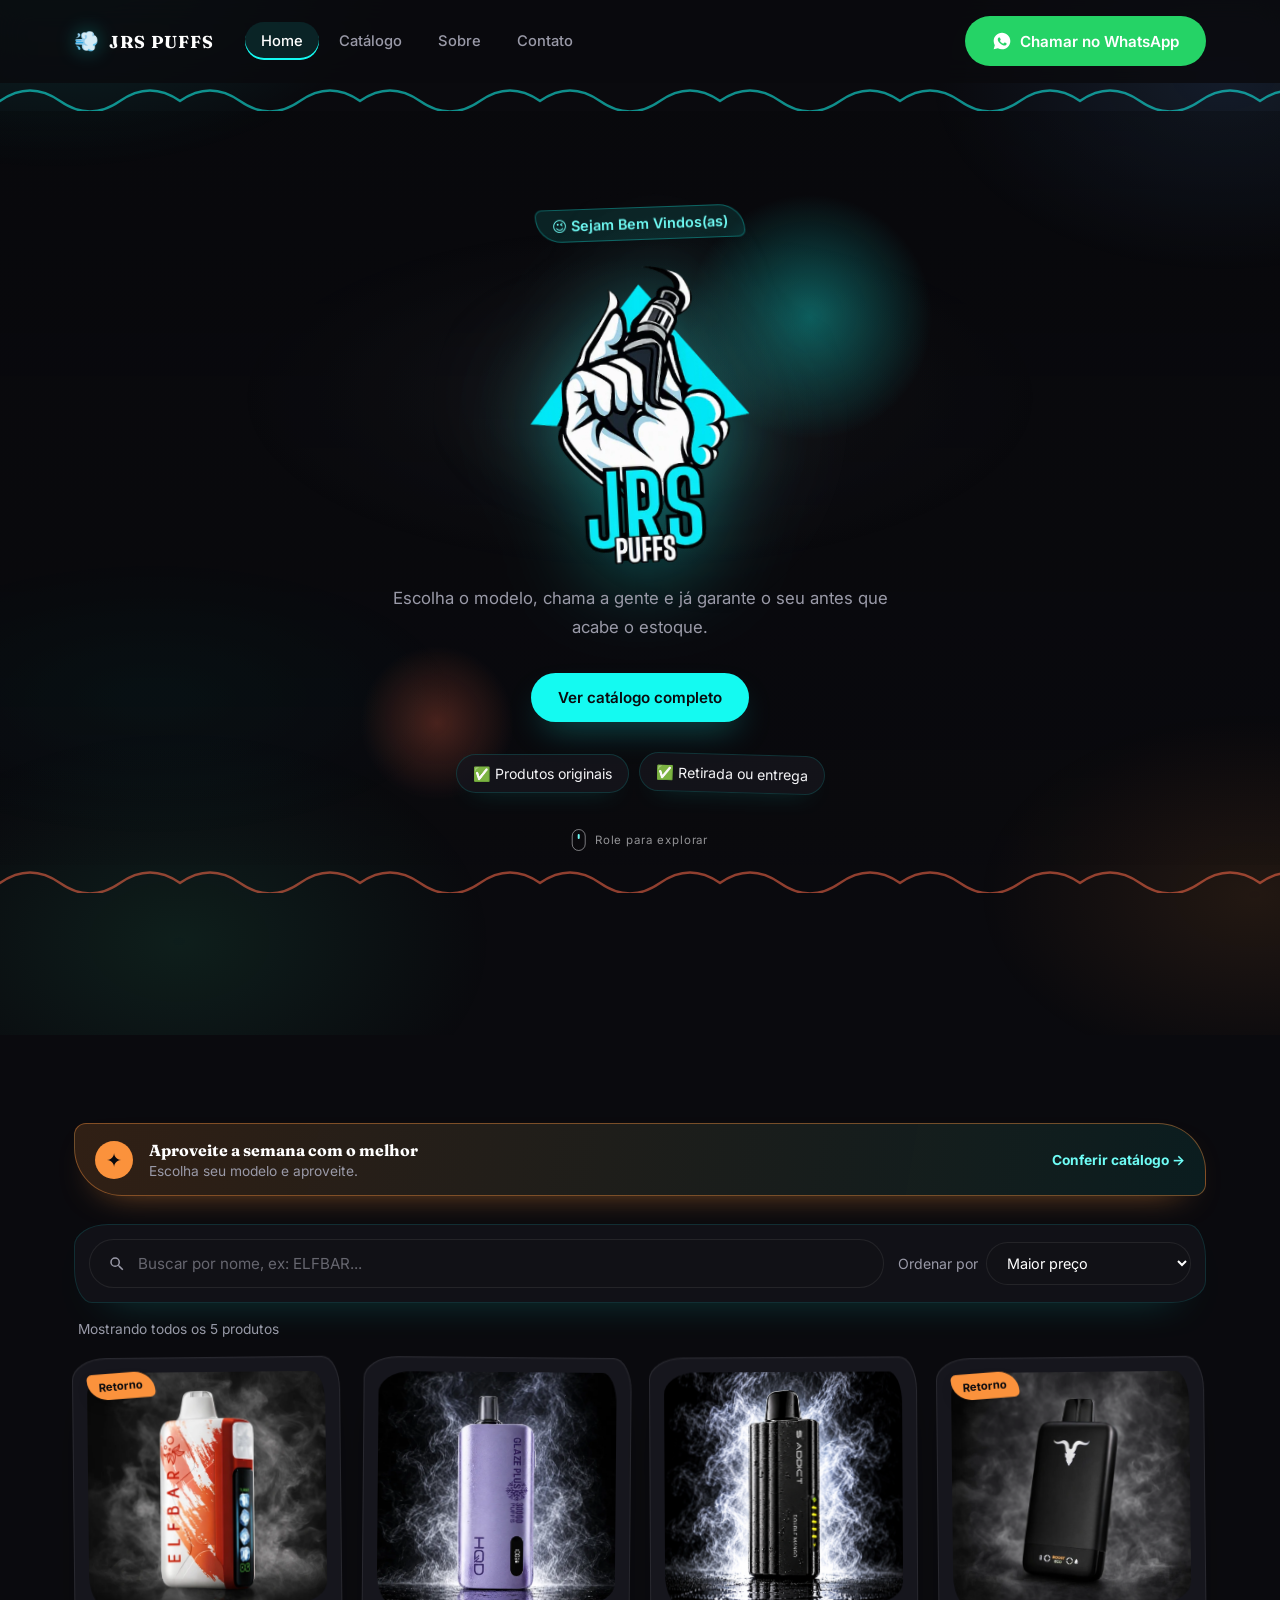
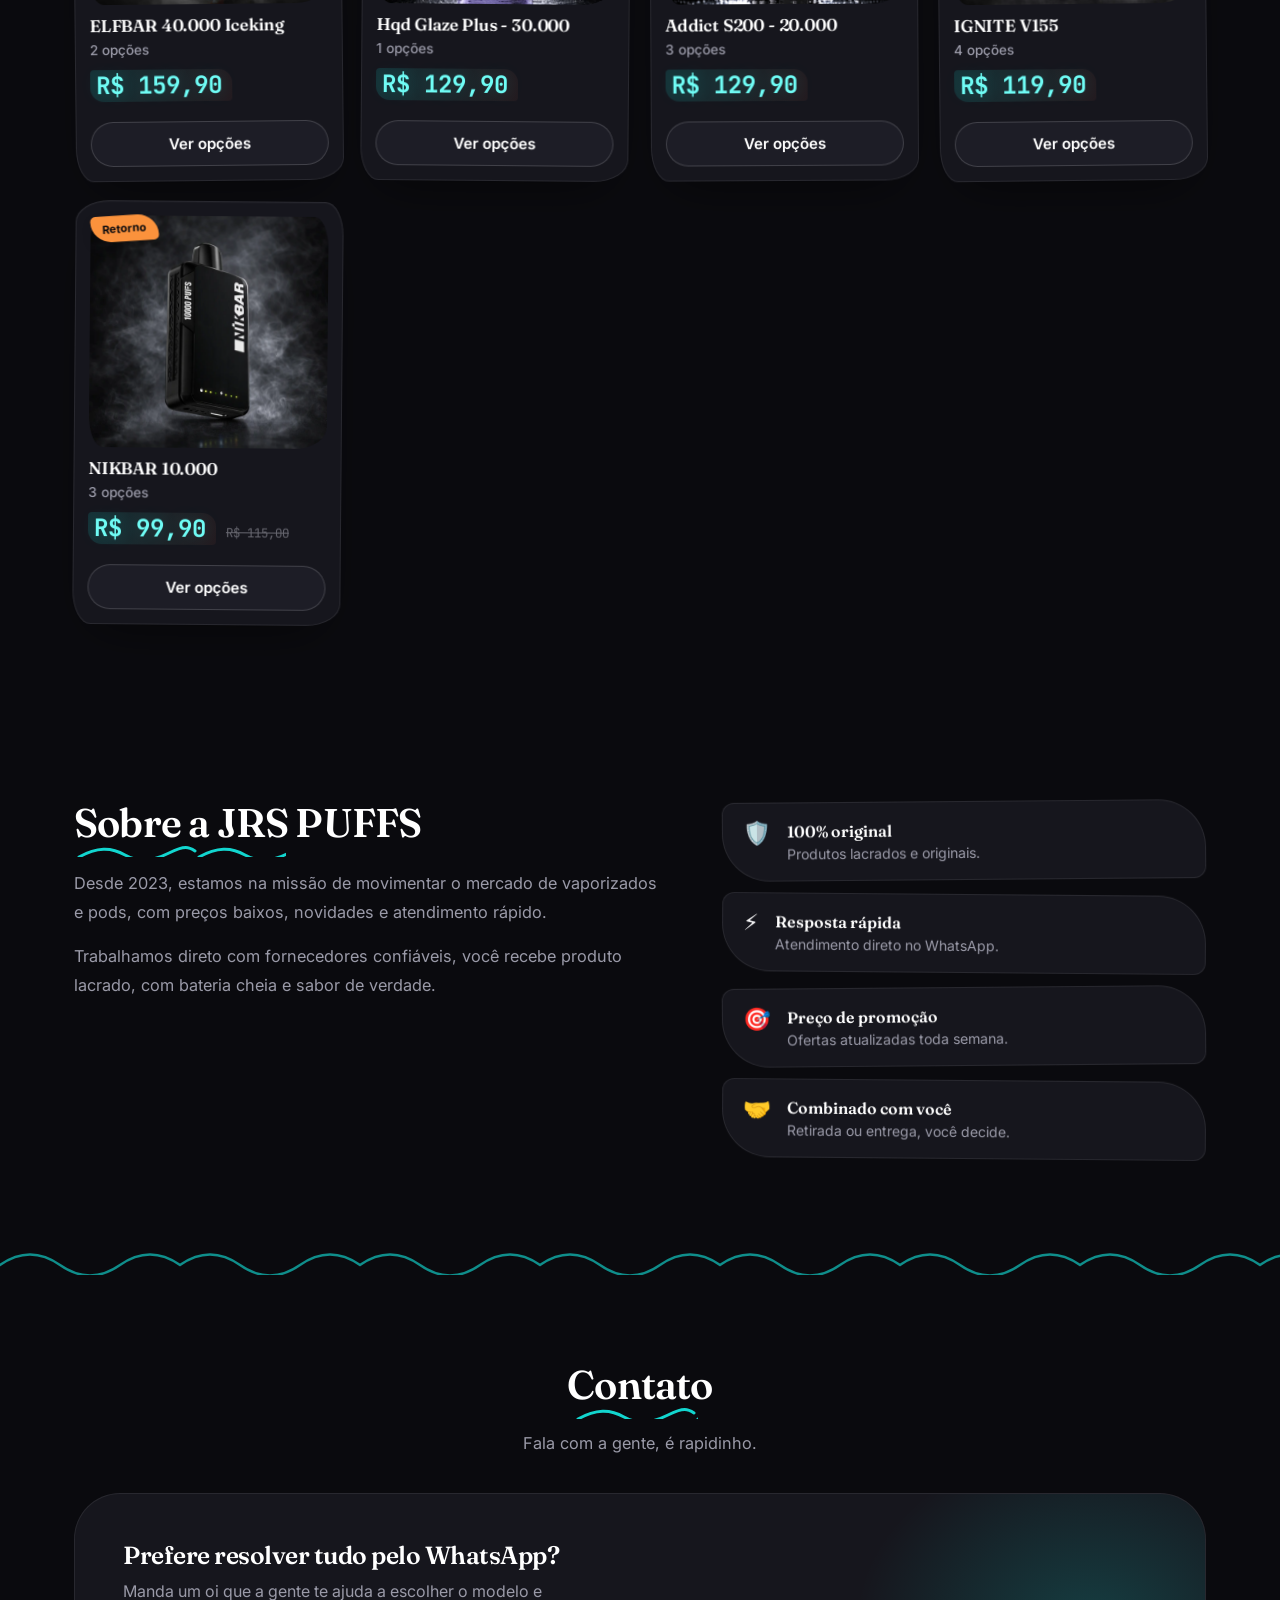
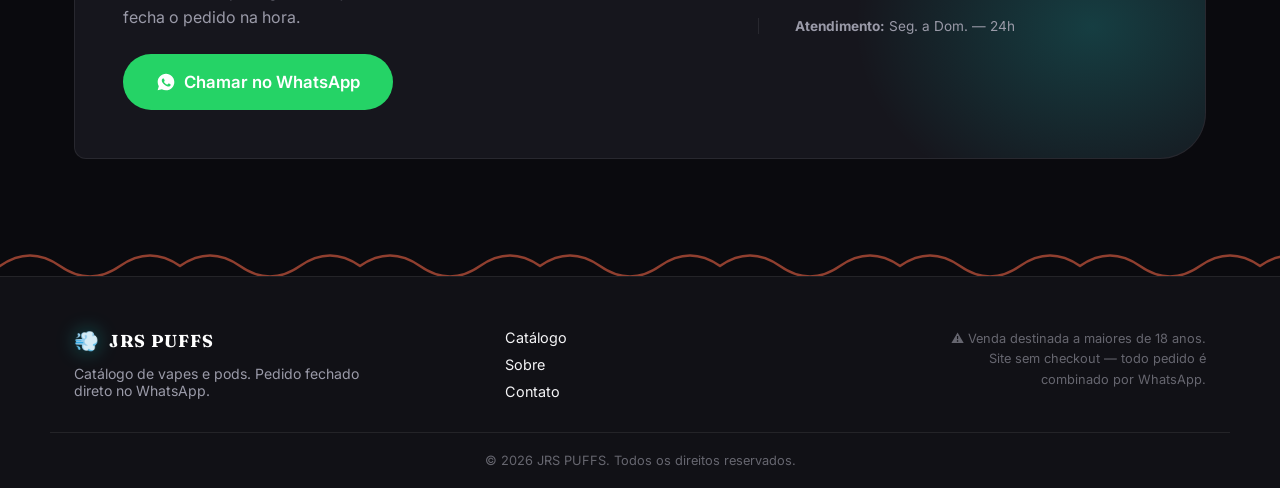
<file: index.html>
<!DOCTYPE html>
<html lang="pt-BR">
<head>

  <!-- Google tag (gtag.js) -->
<script async src="https://www.googletagmanager.com/gtag/js?id=G-B5CPKF97NS"></script>
<script>
  window.dataLayer = window.dataLayer || [];
  function gtag(){dataLayer.push(arguments);}
  gtag('js', new Date());

  gtag('config', 'G-B5CPKF97NS');
</script>



  <meta charset="UTF-8" />
  <meta name="viewport" content="width=device-width, initial-scale=1.0" />
  <title>JRS PUFFS — Catálogo de Vapes e Pods</title>
  <meta name="description" content="Catálogo de vapes e pods descartáveis. Confira os modelos, sabores e preços e chame no WhatsApp para comprar." />
  <link rel="icon" href="data:image/svg+xml,<svg xmlns=%22http://www.w3.org/2000/svg%22 viewBox=%220 0 100 100%22><text y=%22.9em%22 font-size=%2290%22>💨</text></svg>" />
  <link rel="canonical" href="https://jrspuffs.shop/" />

  <!-- Prévia de link (Open Graph / WhatsApp / Facebook / Instagram) -->
  <meta property="og:type" content="website" />
  <meta property="og:url" content="https://jrspuffs.shop/" />
  <meta property="og:title" content="JRS PUFFS — Catálogo de Vapes e Pods" />
  <meta property="og:description" content="Catálogo de vapes e pods descartáveis. Confira os modelos, sabores e preços e chame no WhatsApp para comprar." />
  <meta property="og:image" content="https://jrspuffs.shop/og-image.png" />
  <meta property="og:image:width" content="1200" />
  <meta property="og:image:height" content="630" />
  <meta property="og:locale" content="pt_BR" />

  <!-- Prévia de link (Twitter/X) -->
  <meta name="twitter:card" content="summary_large_image" />
  <meta name="twitter:title" content="JRS PUFFS — Catálogo de Vapes e Pods" />
  <meta name="twitter:description" content="Catálogo de vapes e pods descartáveis. Confira os modelos, sabores e preços e chame no WhatsApp para comprar." />
  <meta name="twitter:image" content="https://jrspuffs.shop/og-image.png" />

  <!-- Fontes: Fraunces (títulos, serifada orgânica) + Inter (texto) + JetBrains Mono (preços) -->
  <link rel="preconnect" href="https://fonts.googleapis.com">
  <link rel="preconnect" href="https://fonts.gstatic.com" crossorigin>
  <link href="https://fonts.googleapis.com/css2?family=Fraunces:opsz,wght@9..144,500;9..144,600;9..144,700&family=Inter:wght@400;500;600;700&family=JetBrains+Mono:wght@400;700&display=swap" rel="stylesheet">

  <link rel="stylesheet" href="styles.css?v=9" />
</head>
<body>

  <!-- ===================== HEADER / NAV ===================== -->
  <header class="site-header" id="topo">
    <div class="header-inner">
      <a href="#home" class="logo" aria-label="JRS PUFFS — início">
        <span class="logo-mark">💨</span>
        <span class="logo-text">JRS PUFFS</span>
      </a>

      <nav class="main-nav" id="main-nav">
        <ul>
          <li><a href="#home" class="nav-link active" data-nav>Home</a></li>
          <li><a href="#catalogo" class="nav-link" data-nav>Catálogo</a></li>
          <li><a href="#sobre" class="nav-link" data-nav>Sobre</a></li>
          <li><a href="#contato" class="nav-link" data-nav>Contato</a></li>
        </ul>
      </nav>

      <a class="btn btn-whatsapp header-cta" id="header-whatsapp" target="_blank" rel="noopener">
        <svg viewBox="0 0 24 24" class="icon-wpp" aria-hidden="true"><path fill="currentColor" d="M12 2C6.48 2 2 6.48 2 12c0 1.85.5 3.58 1.35 5.07L2 22l5.06-1.33A9.94 9.94 0 0012 22c5.52 0 10-4.48 10-10S17.52 2 12 2zm5.2 14.2c-.22.62-1.28 1.22-1.77 1.27-.45.05-.9.24-3.05-.65-2.6-1.08-4.28-3.7-4.41-3.87-.13-.17-1.05-1.4-1.05-2.67 0-1.27.67-1.9.9-2.16.22-.25.5-.32.67-.32.17 0 .34.002.49.008.16.006.37-.06.58.44.22.52.73 1.8.8 1.93.06.13.1.28.02.45-.08.17-.13.27-.25.42-.13.15-.27.33-.38.44-.13.13-.26.27-.11.53.15.27.68 1.12 1.46 1.82 1 .9 1.85 1.18 2.11 1.31.27.13.42.11.58-.07.16-.17.68-.79.86-1.06.18-.27.36-.22.6-.13.25.09 1.57.74 1.84.87.27.13.45.2.51.31.07.11.07.63-.15 1.25z"/></svg>
        Chamar no WhatsApp
      </a>

      <button class="nav-toggle" id="nav-toggle" aria-label="Abrir menu" aria-expanded="false">
        <span></span><span></span><span></span>
      </button>
    </div>
  </header>

  <!-- Faixa de bandeirinhas — elemento de assinatura visual, aparece nas divisórias -->
  <div class="bunting" aria-hidden="true"></div>

  <main>

    <!-- ===================== HOME ===================== -->
    <section id="home" class="section hero-section">
      <div class="container hero-grid">
        <div class="hero-copy">
          <p class="eyebrow"> 😉 Sejam Bem Vindos(as) </p>
          <span class="hero-scroll-animation">
            <span class="hero-smoke hero-smoke-back" aria-hidden="true"></span>
            <img src="./img/logo-jrs-puffs.webp" alt="JRS PUFFS" class="hero-logo" width="220" height="298" />
            <span class="hero-smoke hero-smoke-front" aria-hidden="true"></span>
          </span>
          <p class="hero-sub">
            Escolha o modelo, chama a gente e já garante o seu antes que acabe o estoque.
          </p>
          <div class="hero-actions">
            <a href="#catalogo" class="btn btn-primary" data-nav>Ver catálogo completo</a>
          </div>
          <ul class="hero-trust">
            <li>✅ Produtos originais</li>
            <li>✅ Retirada ou entrega</li>
          </ul>
        </div>

      </div>
      <p class="hero-scroll-cue" aria-hidden="true"><span></span> Role para explorar</p>
    </section>

    <div class="bunting bunting-alt" aria-hidden="true"></div>

    <!-- ===================== CATÁLOGO ===================== -->
    <section id="catalogo" class="section catalog-section">
      <div class="container">
        <div class="section-heading">
          <h2>Catálogo</h2>
          <p>Todos os modelos disponíveis. Use a busca ou os filtros para achar o seu pod rapidinho.</p>
        </div>

        <div class="campaign-banner" role="note">
          <span class="campaign-banner-icon" aria-hidden="true">✦</span>
          <div>
            <strong> Aproveite a semana com o melhor </strong>
            <p>Escolha seu modelo e aproveite. </p>
          </div>
          <a class="campaign-banner-link" href="#catalogo" data-nav>Conferir catálogo <span aria-hidden="true">→</span></a>
        </div>

        <div class="toolbar">
          <div class="search-box">
            <svg viewBox="0 0 24 24" class="icon-search" aria-hidden="true"><path fill="currentColor" d="M15.5 14h-.79l-.28-.27A6.47 6.47 0 0016 9.5 6.5 6.5 0 109.5 16c1.61 0 3.09-.59 4.23-1.57l.27.28v.79l5 4.99L20.49 19l-4.99-5zm-6 0A4.5 4.5 0 1114 9.5 4.5 4.5 0 019.5 14z"/></svg>
            <input type="search" id="search-input" placeholder="Buscar por nome, ex: ELFBAR..." aria-label="Buscar produto" />
          </div>

          <label class="sort-box">
            <span>Ordenar por</span>
            <select id="sort-select">
              <option value="maior-preco" selected>Maior preço</option>
              <option value="menor-preco">Menor preço</option>
              <option value="relevancia">Relevância</option>
              <option value="mais-opcoes">Mais opções de sabor</option>
            </select>
          </label>
        </div>

        <p id="results-count" class="results-count"></p>

        <div id="catalog-grid" class="product-grid"><!-- JS injeta os cards --></div>
        <p id="empty-state" class="empty-state" hidden>Nenhum produto encontrado. Tenta buscar por outro nome 🔎</p>
      </div>
    </section>

    <!-- ===================== SOBRE ===================== -->
    <section id="sobre" class="section about-section">
      <div class="container about-grid">
        <div>
          <div class="section-heading align-left">
            <h2>Sobre a JRS PUFFS</h2>
          </div>
          <p class="about-text">
              Desde 2023, estamos na missão de movimentar o mercado de vaporizados e pods, com preços baixos, novidades e atendimento rápido.
          </p>
          <p class="about-text">
            Trabalhamos direto com fornecedores confiáveis, você recebe produto lacrado, com bateria
            cheia e sabor de verdade.
          </p>
        </div>
        <ul class="differentials">
          <li>
            <span class="diff-icon">🛡️</span>
            <div><strong>100% original</strong><p>Produtos lacrados e originais.</p></div>
          </li>
          <li>
            <span class="diff-icon">⚡</span>
            <div><strong>Resposta rápida</strong><p>Atendimento direto no WhatsApp.</p></div>
          </li>
          <li>
            <span class="diff-icon">🎯</span>
            <div><strong>Preço de promoção</strong><p>Ofertas atualizadas toda semana.</p></div>
          </li>
          <li>
            <span class="diff-icon">🤝</span>
            <div><strong>Combinado com você</strong><p>Retirada ou entrega, você decide.</p></div>
          </li>
        </ul>
      </div>
    </section>

    <div class="bunting" aria-hidden="true"></div>

    <!-- ===================== CONTATO ===================== -->
    <section id="contato" class="section contact-section">
      <div class="container">
        <div class="section-heading">
          <h2>Contato</h2>
          <p>Fala com a gente, é rapidinho.</p>
        </div>

        <div class="contact-card">
          <div class="contact-main">
            <h3>Prefere resolver tudo pelo WhatsApp?</h3>
            <p>Manda um oi que a gente te ajuda a escolher o modelo e fecha o pedido na hora.</p>
            <a class="btn btn-whatsapp btn-large" id="contact-whatsapp" target="_blank" rel="noopener">
              <svg viewBox="0 0 24 24" class="icon-wpp" aria-hidden="true"><path fill="currentColor" d="M12 2C6.48 2 2 6.48 2 12c0 1.85.5 3.58 1.35 5.07L2 22l5.06-1.33A9.94 9.94 0 0012 22c5.52 0 10-4.48 10-10S17.52 2 12 2zm5.2 14.2c-.22.62-1.28 1.22-1.77 1.27-.45.05-.9.24-3.05-.65-2.6-1.08-4.28-3.7-4.41-3.87-.13-.17-1.05-1.4-1.05-2.67 0-1.27.67-1.9.9-2.16.22-.25.5-.32.67-.32.17 0 .34.002.49.008.16.006.37-.06.58.44.22.52.73 1.8.8 1.93.06.13.1.28.02.45-.08.17-.13.27-.25.42-.13.15-.27.33-.38.44-.13.13-.26.27-.11.53.15.27.68 1.12 1.46 1.82 1 .9 1.85 1.18 2.11 1.31.27.13.42.11.58-.07.16-.17.68-.79.86-1.06.18-.27.36-.22.6-.13.25.09 1.57.74 1.84.87.27.13.45.2.51.31.07.11.07.63-.15 1.25z"/></svg>
              Chamar no WhatsApp
            </a>
          </div>

          <div class="contact-social">
            <p class="hours"><strong>Atendimento:</strong> Seg. a Dom. — 24h</p>
          </div>
        </div>
      </div>
    </section>

  </main>

  <!-- ===================== FOOTER ===================== -->
  <div class="bunting bunting-alt" aria-hidden="true"></div>
  <footer class="site-footer">
    <div class="container footer-grid">
      <div>
        <a href="#home" class="logo" data-nav>
          <span class="logo-mark">💨</span>
          <span class="logo-text">JRS PUFFS</span>
        </a>
        <p class="footer-tagline">Catálogo de vapes e pods. Pedido fechado direto no WhatsApp.</p>
      </div>

      <nav class="footer-nav" aria-label="Links do rodapé">
        <a href="#catalogo" data-nav>Catálogo</a>
        <a href="#sobre" data-nav>Sobre</a>
        <a href="#contato" data-nav>Contato</a>
      </nav>

      <p class="footer-note">
        ⚠️ Venda destinada a maiores de 18 anos. Site sem checkout — todo pedido é combinado por WhatsApp.
      </p>
    </div>
    <p class="copyright">© <span id="year"></span> JRS PUFFS. Todos os direitos reservados.</p>
  </footer>

  <script src="script.js?v=9"></script>
</body>
</html>
</file>
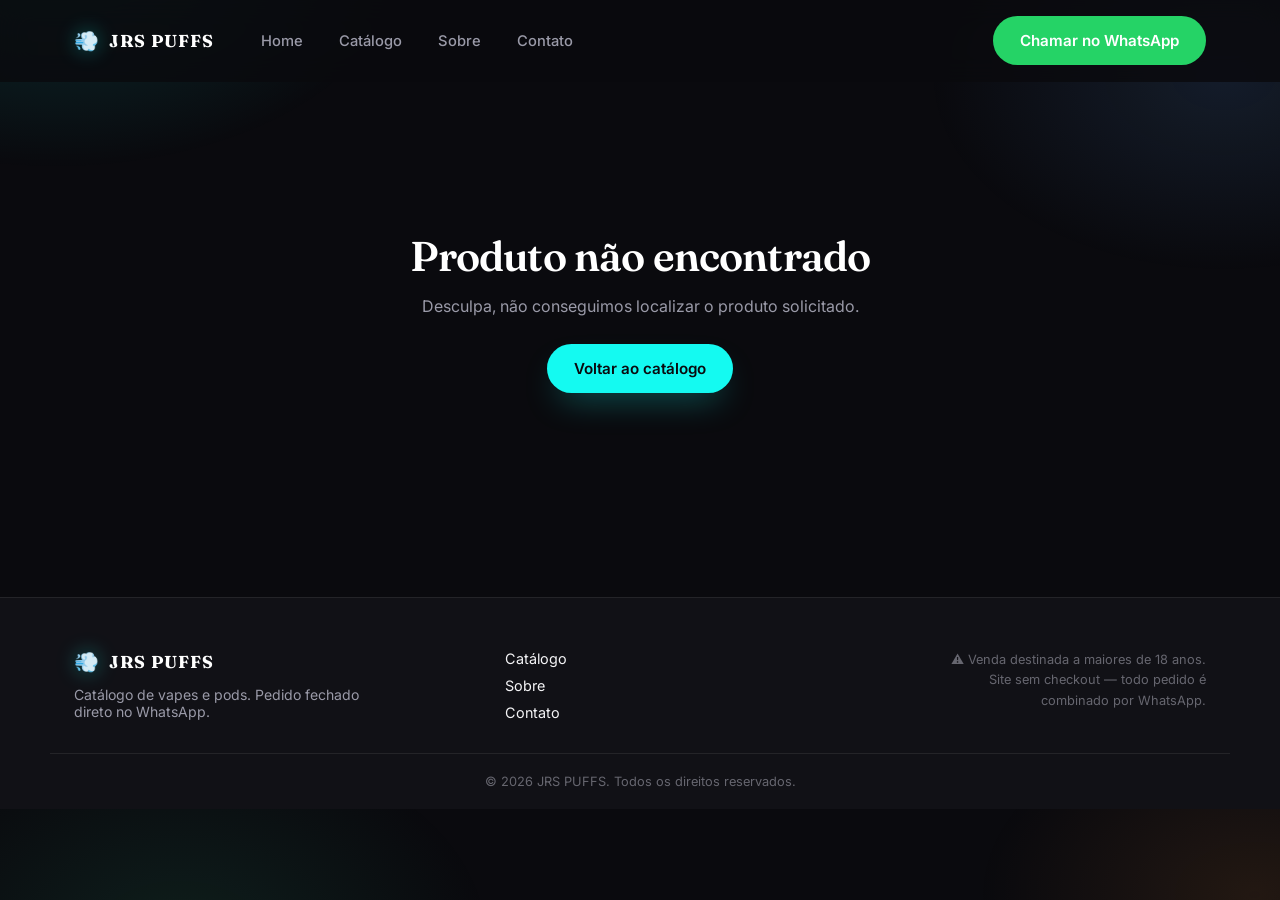
<file: produto.html>
<!DOCTYPE html>
<html lang="pt-BR">
<head>

    <!-- Google tag (gtag.js) -->
<script async src="https://www.googletagmanager.com/gtag/js?id=G-B5CPKF97NS"></script>
<script>
  window.dataLayer = window.dataLayer || [];
  function gtag(){dataLayer.push(arguments);}
  gtag('js', new Date());

  gtag('config', 'G-B5CPKF97NS');
</script>




  <meta charset="UTF-8" />
  <meta name="viewport" content="width=device-width, initial-scale=1.0" />
  <title>Produto — JRS PUFFS</title>
  <meta name="description" content="Detalhes do produto JRS PUFFS. Veja mais sobre sabores, preço e peça pelo WhatsApp." />
  <link rel="icon" href="data:image/svg+xml,<svg xmlns=%22http://www.w3.org/2000/svg%22 viewBox=%220 0 100 100%22><text y=%22.9em%22 font-size=%2290%22>💨</text></svg>" />
  <link rel="canonical" href="https://jrspuffs.shop/produto.html" />

  <!-- Prévia de link (Open Graph / WhatsApp / Facebook / Instagram) -->
  <meta property="og:type" content="website" />
  <meta property="og:url" content="https://jrspuffs.shop/produto.html" />
  <meta property="og:title" content="Produto — JRS PUFFS" />
  <meta property="og:description" content="Detalhes do produto JRS PUFFS. Veja mais sobre sabores, preço e peça pelo WhatsApp." />
  <meta property="og:image" content="https://jrspuffs.shop/og-image.png" />
  <meta property="og:image:width" content="1200" />
  <meta property="og:image:height" content="630" />
  <meta property="og:locale" content="pt_BR" />

  <!-- Prévia de link (Twitter/X) -->
  <meta name="twitter:card" content="summary_large_image" />
  <meta name="twitter:title" content="Produto — JRS PUFFS" />
  <meta name="twitter:description" content="Detalhes do produto JRS PUFFS. Veja mais sobre sabores, preço e peça pelo WhatsApp." />
  <meta name="twitter:image" content="https://jrspuffs.shop/og-image.png" />

  <link rel="preconnect" href="https://fonts.googleapis.com">
  <link rel="preconnect" href="https://fonts.gstatic.com" crossorigin>
  <link href="https://fonts.googleapis.com/css2?family=Fraunces:opsz,wght@9..144,500;9..144,600;9..144,700&family=Inter:wght@400;500;600;700&family=JetBrains+Mono:wght@400;700&display=swap" rel="stylesheet">
  <link rel="stylesheet" href="styles.css?v=9" />
</head>
<body data-page="product">
  <header class="site-header" id="topo">
    <div class="header-inner">
      <a href="index.html#home" class="logo" aria-label="JRS PUFFS — início">
        <span class="logo-mark">💨</span>
        <span class="logo-text">JRS PUFFS</span>
      </a>
      <nav class="main-nav" id="main-nav">
        <ul>
          <li><a href="index.html#home" class="nav-link" data-nav>Home</a></li>
          <li><a href="index.html#catalogo" class="nav-link" data-nav>Catálogo</a></li>
          <li><a href="index.html#sobre" class="nav-link" data-nav>Sobre</a></li>
          <li><a href="index.html#contato" class="nav-link" data-nav>Contato</a></li>
        </ul>
      </nav>
      <a class="btn btn-whatsapp header-cta" id="header-whatsapp" target="_blank" rel="noopener">Chamar no WhatsApp</a>
      <button class="nav-toggle" id="nav-toggle" aria-label="Abrir menu" aria-expanded="false">
        <span></span><span></span><span></span>
      </button>
    </div>
  </header>

  <main>
    <section class="section product-page-section">
      <div class="container product-page-main" id="product-page-main">
        <a href="index.html#catalogo" class="product-page-back">← Voltar ao catálogo</a>
        <div class="product-page-breadcrumbs" aria-label="Navegação estrutural">
          <a href="index.html#catalogo">Catálogo</a>
          <span aria-hidden="true">/</span>
          <span id="product-page-breadcrumb">Produto</span>
        </div>
        <div class="product-page-grid">
          <div class="product-image-card">
            <span class="product-image-kicker">JRS PUFFS</span>
            <img id="product-page-image" src="" alt="Produto" />
            <p class="product-image-caption">Produto original e lacrado</p>
          </div>
          <div class="product-page-content">
            <div class="product-page-heading">
              <span class="detail-badge" id="product-page-badge"></span>
              <span class="product-page-label">Disponível para pedido</span>
            </div>
            <h1 id="product-page-title">Nome do produto</h1>
            <div class="product-page-price">
              <span class="price-new" id="product-page-price"></span>
              <span class="price-old" id="product-page-old-price"></span>
            </div>
            <p class="detail-description" id="product-page-description"></p>
            <div class="detail-meta product-page-meta">
              <span id="product-page-puffs"></span>
              <span id="product-page-options"></span>
            </div>
            <div class="detail-flavors product-page-flavors">
              <div class="flavors-header">
                <div>
                  <p class="detail-section-label">Escolha seu sabor</p>
                  <h3>Sabores disponíveis</h3>
                </div>
                <span id="product-page-flavor-count"></span>
              </div>
              <div class="detail-flavor-preview" id="product-page-flavor-preview"></div>
              <button type="button" class="btn btn-outline btn-small" id="product-toggle-flavors">Ver todos os sabores ▾</button>
            </div>
            <div class="product-page-actions">
              <a class="btn btn-whatsapp btn-large" id="product-page-whatsapp" target="_blank" rel="noopener">Chamar no WhatsApp</a>
              <p class="product-order-note"></p>
            </div>
            <div class="product-trust-strip" aria-label="Garantias da JRS PUFFS">
              <span><strong>01</strong> Produto lacrado</span>
              <span><strong>02</strong> Resposta rápida</span>
            </div>
          </div>
        </div>
      </div>
    </section>
  </main>

  <footer class="site-footer">
    <div class="container footer-grid">
      <div>
        <a href="index.html#home" class="logo">
          <span class="logo-mark">💨</span>
          <span class="logo-text">JRS PUFFS</span>
        </a>
        <p class="footer-tagline">Catálogo de vapes e pods. Pedido fechado direto no WhatsApp.</p>
      </div>
      <nav class="footer-nav" aria-label="Links do rodapé">
        <a href="index.html#catalogo">Catálogo</a>
        <a href="index.html#sobre">Sobre</a>
        <a href="index.html#contato">Contato</a>
      </nav>
      <p class="footer-note">⚠️ Venda destinada a maiores de 18 anos. Site sem checkout — todo pedido é combinado por WhatsApp.</p>
    </div>
    <p class="copyright">© <span id="year"></span> JRS PUFFS. Todos os direitos reservados.</p>
  </footer>

  <script src="script.js?v=9"></script>
</body>
</html>
</file>
<file: styles.css>
/* ==========================================================================
   JRS PUFFS — CATÁLOGO
   Sistema de tokens:
   - Cor: ciano da marca + coral quente como par de contraste vivo, sobre
     dark mode neutro. Verde do WhatsApp mantido por reconhecimento da marca.
   - Tipo: Fraunces (display, serifada orgânica/humana) + Inter (texto) +
     JetBrains Mono (preços/dados)
   - Assinatura visual: formas orgânicas assimétricas — cantos irregulares
     em vez de raio uniforme, blobs de fundo, divisores ondulados feitos à
     mão, cards com glow individual na cor do sabor do produto
   ========================================================================== */

:root {
  /* --- superfícies --- */
  --bg: #0A0A0E;
  --bg-elevated: #111116;
  --surface: #16161D;
  --surface-hover: #1D1D26;
  --border: rgba(255, 255, 255, 0.08);
  --border-strong: rgba(255, 255, 255, 0.16);

  /* --- texto --- */
  --text: #F4F4F6;
  --text-muted: #9A9AA8;
  --text-faint: #66666F;
  --white: #FFFFFF;

  /* --- marca --- */
  --brand: #14FAF1;
  --brand-soft: #6FFCF5;
  --brand-glow: rgba(20, 250, 241, 0.35);
  --brand-ink: #0A0A0E;

  /* --- contraste quente (par vivo do ciano, uso decorativo) --- */
  --warm: #FF6B4A;
  --warm-soft: #FF9270;
  --warm-glow: rgba(255, 107, 74, 0.32);

  --whatsapp: #25D366;
  --whatsapp-hover: #1FB955;

  /* --- cores de sabor (glow por produto) --- */
  --flavor-verde: #34D399;
  --flavor-babyblue: #7DD3FC;
  --flavor-azul: #60A5FA;
  --flavor-laranja: #FB923C;

  --danger: #FB7185;

  /* --- tipografia --- */
  --font-display: "Fraunces", "Space Grotesk", system-ui, serif;
  --font-body: "Inter", system-ui, sans-serif;
  --font-mono: "JetBrains Mono", ui-monospace, monospace;

  /* --- layout --- */
  --max-width: 1180px;
  --radius-sm: 12px;
  --radius-md: 20px;
  --radius-lg: 28px;
  --radius-full: 999px;
  /* raios assimétricos — usados em containers específicos pra fugir do
     "quadrado genérico"; cada componente tem sua própria variação */
  --radius-organic-1: 34px 18px 34px 18px / 22px 34px 22px 34px;
  --radius-organic-2: 12px 48px 12px 48px;
  --radius-organic-3: 46px 46px 46px 12px;

  --shadow-card: 0 20px 50px -22px rgba(0, 0, 0, 0.65);
  --shadow-pop: 0 30px 70px -20px rgba(0, 0, 0, 0.75);
  --ease: cubic-bezier(0.16, 1, 0.3, 1);
}

/* ---------- reset básico ---------- */
* { box-sizing: border-box; }
html { scroll-behavior: smooth; scroll-padding-top: 96px; }
body {
  margin: 0;
  font-family: var(--font-body);
  color: var(--text);
  background: var(--bg);
  -webkit-font-smoothing: antialiased;
  position: relative;
  overflow-x: hidden;
}

/* Névoa de fundo — assinatura visual do site. Só background-position anima,
   então o custo de repaint é baixo mesmo em loop longo. */
body::before {
  content: "";
  position: fixed;
  inset: -15% -10%;
  z-index: -1;
  pointer-events: none;
  background:
    radial-gradient(38% 30% at 12% 8%, rgba(20, 250, 241, 0.14), transparent 60%),
    radial-gradient(32% 28% at 88% 18%, rgba(96, 165, 250, 0.12), transparent 60%),
    radial-gradient(34% 30% at 20% 92%, rgba(52, 211, 153, 0.10), transparent 60%),
    radial-gradient(30% 26% at 90% 88%, rgba(251, 146, 60, 0.10), transparent 60%);
  background-repeat: no-repeat;
  animation: mesh-drift 46s ease-in-out infinite alternate;
}
@keyframes mesh-drift {
  0%   { background-position: 0% 0%, 0% 0%, 0% 0%, 0% 0%; }
  100% { background-position: 4% 3%, -3% 4%, 3% -3%, -4% -2%; }
}

img { max-width: 100%; display: block; }
ul { list-style: none; margin: 0; padding: 0; }
a { color: inherit; text-decoration: none; }
h1, h2, h3 {
  font-family: var(--font-display);
  font-weight: 600;
  margin: 0;
  line-height: 1.1;
  letter-spacing: -0.02em;
  color: var(--white);
}
p { margin: 0; }
button { font-family: inherit; cursor: pointer; }
:focus-visible { outline: 2px solid var(--brand-soft); outline-offset: 3px; border-radius: 4px; }

.container { max-width: var(--max-width); margin: 0 auto; padding: 0 24px; }
.section { padding: 88px 0; }

.section-heading { max-width: 620px; margin: 0 auto 40px; text-align: center; position: relative; }
.section-heading.align-left { margin: 0 0 24px; text-align: left; }
.section-heading h2 { font-size: clamp(1.8rem, 3.2vw, 2.5rem); position: relative; display: inline-block; }
.section-heading h2::after {
  content: "";
  position: absolute;
  left: 6%;
  bottom: -12px;
  width: 84%;
  height: 12px;
  background: url("data:image/svg+xml,%3Csvg xmlns='http://www.w3.org/2000/svg' width='120' height='16' viewBox='0 0 120 16'%3E%3Cpath d='M2 12 C 20 2, 34 2, 48 10 S 76 16, 92 8 S 112 2, 118 6' fill='none' stroke='%2314FAF1' stroke-width='3' stroke-linecap='round'/%3E%3C/svg%3E") repeat-x;
  background-size: 120px 16px;
  opacity: 0.85;
}
.section-heading.align-left h2::after { left: 1%; width: 60%; }
.section-heading p { margin-top: 26px; color: var(--text-muted); font-size: 1.02rem; }

.campaign-banner {
  display: flex;
  align-items: center;
  gap: 16px;
  margin: -8px 0 28px;
  padding: 16px 20px;
  border: 1px solid rgba(251, 146, 60, 0.42);
  border-radius: var(--radius-organic-2);
  background: linear-gradient(100deg, rgba(251, 146, 60, 0.16), rgba(20, 250, 241, 0.08));
  box-shadow: 0 14px 36px -24px rgba(251, 146, 60, 0.8);
}
.campaign-banner-icon {
  display: grid;
  place-items: center;
  flex: 0 0 38px;
  width: 38px;
  height: 38px;
  border-radius: 50%;
  color: var(--brand-ink);
  background: var(--flavor-laranja);
  font-size: 1.2rem;
}
.campaign-banner strong { color: var(--white); font-family: var(--font-display); font-size: 1rem; }
.campaign-banner p { margin-top: 3px; color: var(--text-muted); font-size: 0.86rem; }
.campaign-banner-link {
  margin-left: auto;
  flex-shrink: 0;
  color: var(--brand-soft);
  font-size: 0.86rem;
  font-weight: 700;
  transition: color .2s ease, transform .2s ease;
}
.campaign-banner-link:hover { color: var(--white); transform: translateX(2px); }

/* ---------- scroll-reveal ---------- */
.reveal {
  opacity: 0;
  transform: translateY(20px);
  transition: opacity .7s var(--ease), transform .7s var(--ease);
  will-change: transform, opacity;
}
.reveal.is-visible { opacity: 1; transform: none; }
@media (prefers-reduced-motion: reduce) {
  .reveal { opacity: 1; transform: none; transition: none; }
  body::before { animation: none; }
}

/* ---------- botões ---------- */
.btn {
  display: inline-flex;
  align-items: center;
  gap: 8px;
  padding: 14px 26px;
  border-radius: var(--radius-full);
  font-weight: 600;
  font-size: 0.95rem;
  border: 1px solid transparent;
  transition: transform .2s var(--ease), box-shadow .2s var(--ease), background-color .2s var(--ease), border-color .2s var(--ease);
  white-space: nowrap;
}
.btn:hover { transform: translateY(-2px); }
.btn:active { transform: translateY(0) scale(0.98); }

.btn-primary {
  background: var(--brand);
  color: var(--brand-ink);
  box-shadow: 0 16px 34px -12px var(--brand-glow);
}
.btn-primary:hover { background: var(--brand-soft); box-shadow: 0 20px 44px -10px var(--brand-glow); }

.btn-outline {
  background: transparent;
  border-color: var(--brand-soft);
  color: var(--text);
}
.btn-outline:hover {
  border-color: var(--brand);
  color: var(--brand);
}

.btn-whatsapp { background: var(--whatsapp); color: var(--white); }
.btn-whatsapp:hover { background: var(--whatsapp-hover); box-shadow: 0 16px 34px -14px rgba(37, 211, 102, 0.5); }

.btn-large { padding: 17px 32px; font-size: 1.05rem; }
.btn-small { padding: 9px 16px; font-size: 0.85rem; }
.icon-wpp { width: 20px; height: 20px; }

/* ==========================================================================
   HEADER
   ========================================================================== */
.site-header {
  position: sticky;
  top: 0;
  z-index: 50;
  background: rgba(10, 10, 14, 0.82);
  backdrop-filter: blur(14px);
  -webkit-backdrop-filter: blur(14px);
  border-bottom: 1px solid transparent;
  transition: border-color .3s var(--ease), background-color .3s var(--ease), padding .3s var(--ease);
}
.site-header.scrolled {
  background: rgba(10, 10, 14, 0.92);
  border-bottom-color: var(--border);
  box-shadow: 0 10px 30px rgba(0, 0, 0, 0.35);
}
.header-inner {
  max-width: var(--max-width);
  margin: 0 auto;
  padding: 16px 24px;
  display: flex;
  align-items: center;
  gap: 20px;
  transition: padding .3s var(--ease);
}
.site-header.scrolled .header-inner { padding: 12px 24px; }

.logo { display: inline-flex; align-items: center; gap: 10px; }
.logo-mark { font-size: 1.25rem; filter: drop-shadow(0 0 10px var(--brand-glow)); }
.logo-text { font-family: var(--font-display); font-weight: 700; font-size: 1.08rem; letter-spacing: 0.04em; color: var(--white); }
.logo-text strong { color: var(--brand-soft); font-weight: 700; }

.main-nav { margin-left: 12px; flex: 1; }
.main-nav ul { display: flex; gap: 4px; flex-wrap: wrap; }
.nav-link {
  position: relative;
  display: inline-block;
  padding: 10px 16px;
  border-radius: var(--radius-full);
  font-weight: 500;
  font-size: 0.92rem;
  color: var(--text-muted);
  transition: color .2s ease, background-color .2s ease;
}
.nav-link:hover { color: var(--text); background: rgba(255, 255, 255, 0.04); }
.nav-link.active { color: var(--white); background: rgba(20, 250, 241, 0.1); box-shadow: inset 0 -2px 0 var(--brand); }

.header-cta { flex-shrink: 0; }
.nav-toggle {
  display: none;
  flex-direction: column;
  justify-content: center;
  gap: 5px;
  width: 40px; height: 40px;
  background: transparent;
  border: none;
}
.nav-toggle span { display: block; height: 2px; width: 100%; background: var(--white); border-radius: 2px; }

/* ==========================================================================
   DIVISOR — onda desenhada à mão (substitui a linha reta anterior)
   ========================================================================== */
.bunting {
  height: 28px;
  opacity: 0.55;
  background-repeat: repeat-x;
  background-size: 180px 28px;
  background-position: 0 0;
  background-image: url("data:image/svg+xml,%3Csvg xmlns='http://www.w3.org/2000/svg' width='180' height='28' viewBox='0 0 180 28'%3E%3Cpath d='M0 18 C 20 4, 40 4, 60 18 S 100 32, 120 18 S 160 4, 180 18' fill='none' stroke='%2314FAF1' stroke-width='2.4' stroke-linecap='round'/%3E%3C/svg%3E");
  animation: wave-drift 14s linear infinite;
}
.bunting-alt {
  background-image: url("data:image/svg+xml,%3Csvg xmlns='http://www.w3.org/2000/svg' width='180' height='28' viewBox='0 0 180 28'%3E%3Cpath d='M0 18 C 20 4, 40 4, 60 18 S 100 32, 120 18 S 160 4, 180 18' fill='none' stroke='%23FF6B4A' stroke-width='2.4' stroke-linecap='round'/%3E%3C/svg%3E");
  animation-direction: reverse;
}
@keyframes wave-drift {
  0% { background-position: 0 0; }
  100% { background-position: -180px 0; }
}
@media (prefers-reduced-motion: reduce) {
  .bunting { animation: none; }
}

/* ==========================================================================
   HERO — composição assimétrica: texto à esquerda, blob orgânico atrás da
   logo em vez de tudo centralizado (evita o clichê "hero de template")
   ========================================================================== */
.hero-section { padding-top: 96px; padding-bottom: 64px; position: relative; overflow: hidden; isolation: isolate; }
.hero-section::before {
  content: "";
  position: absolute;
  inset: 0;
  z-index: 0;
  pointer-events: none;
  background:
    radial-gradient(44% 32% at 50% 38%, rgba(168, 179, 184, 0.1), transparent 74%),
    radial-gradient(34% 26% at 12% 78%, rgba(20, 250, 241, 0.055), transparent 76%);
  opacity: var(--hero-haze-opacity, 0.72);
  transform: translate3d(0, var(--hero-bg-y, 0px), 0) scale(var(--hero-bg-scale, 1));
}
.hero-section.hero-scroll-animation-ready::after {
  content: "";
  position: absolute;
  inset: 0;
  z-index: 0;
  pointer-events: none;
  background: linear-gradient(180deg, rgba(5, 6, 8, 0.72), rgba(10, 10, 14, 0.18));
  opacity: var(--hero-overlay-opacity, 0.42);
}
.hero-grid {
  display: flex;
  flex-direction: column;
  align-items: center;
  text-align: center;
  max-width: 640px;
  margin: 0 auto;
  padding-bottom: 8px;
  position: relative;
  z-index: 1;
}
.eyebrow {
  display: inline-flex;
  align-items: center;
  gap: 8px;
  color: var(--brand-soft);
  font-weight: 600;
  font-size: 0.9rem;
  padding: 7px 16px;
  border-radius: var(--radius-organic-2);
  background: rgba(20, 250, 241, 0.1);
  border: 1px solid rgba(20, 250, 241, 0.3);
  margin-bottom: 26px;
  transform: translate3d(0, var(--hero-eyebrow-y, 0px), 0) rotate(-2deg);
  opacity: var(--hero-eyebrow-opacity, 1);
}
.hero-copy h1 {
  font-size: clamp(2.3rem, 5.6vw, 3.6rem);
  line-height: 1.05;
}
.hero-copy { position: relative; }
.hero-copy::before {
  /* blob orgânico atrás da logo */
  content: "";
  position: absolute;
  top: -60px;
  left: 50%;
  width: 340px;
  height: 340px;
  background: radial-gradient(closest-side, var(--brand-glow), transparent 72%);
  border-radius: 42% 58% 65% 35% / 45% 40% 60% 55%;
  z-index: -1;
  animation: blob-morph 18s ease-in-out infinite alternate;
}
@keyframes blob-morph {
  0%   { border-radius: 42% 58% 65% 35% / 45% 40% 60% 55%; transform: translateX(-50%) rotate(0deg) scale(1); }
  100% { border-radius: 58% 42% 40% 60% / 55% 65% 35% 45%; transform: translateX(-50%) rotate(8deg) scale(1.06); }
}
.hero-copy::after {
  /* segunda mancha, cor quente, cria o par de contraste vivo com o ciano */
  content: "";
  position: absolute;
  bottom: -40px;
  left: -60px;
  width: 220px;
  height: 220px;
  background: radial-gradient(closest-side, var(--warm-glow), transparent 70%);
  border-radius: 55% 45% 38% 62% / 40% 55% 45% 60%;
  z-index: -1;
  opacity: 0.8;
  animation: blob-morph 22s ease-in-out infinite alternate-reverse;
}
.hero-scroll-animation {
  position: relative;
  display: block;
  width: min(220px, 48vw);
  margin: 0 auto 6px;
  transform: translate3d(0, var(--hero-scroll-y, 0px), 0) scale(var(--hero-scroll-scale, 1));
  transform-origin: center;
  opacity: var(--hero-scroll-opacity, 1);
  z-index: 0;
}
.hero-section.hero-scroll-animation-ready .hero-scroll-animation { will-change: transform, opacity; }
.hero-section.hero-scroll-animation-ready::before { will-change: transform, opacity; }
.hero-logo {
  display: block;
  width: 100%;
  height: auto;
  margin: 0;
  transform: rotate(-3deg);
  filter: drop-shadow(0 10px 42px rgba(20, 250, 241, 0.38));
}
.hero-smoke {
  position: absolute;
  left: 50%;
  top: 50%;
  width: 175%;
  height: 138%;
  pointer-events: none;
  border-radius: 50%;
  opacity: 0;
  background:
    radial-gradient(ellipse at 34% 46%, rgba(174, 184, 190, 0.17), transparent 42%),
    radial-gradient(ellipse at 68% 58%, rgba(111, 122, 130, 0.2), transparent 48%),
    radial-gradient(ellipse at 54% 32%, rgba(215, 220, 222, 0.12), transparent 44%);
  transform: translate3d(calc(-50% + var(--hero-smoke-x, 0px)), calc(-50% + var(--hero-smoke-y, 0px)), 0) scale(1.08);
}
.hero-smoke-back { transform: translate3d(calc(-50% + var(--hero-smoke-back-x, 0px)), calc(-50% + var(--hero-smoke-back-y, 0px)), 0) scale(1.08); }
.hero-smoke-front { transform: translate3d(calc(-50% + var(--hero-smoke-front-x, 0px)), calc(-50% + var(--hero-smoke-front-y, 0px)), 0) scale(1.08); }
.hero-section.hero-scroll-animation-ready .hero-smoke-back {
  opacity: var(--hero-smoke-back-opacity, 0.75);
  z-index: -1;
}
.hero-section.hero-scroll-animation-ready .hero-smoke-front {
  width: 145%;
  height: 112%;
  background:
    radial-gradient(ellipse at 44% 64%, rgba(202, 208, 210, 0.12), transparent 42%),
    radial-gradient(ellipse at 72% 34%, rgba(136, 146, 152, 0.1), transparent 46%);
  opacity: var(--hero-smoke-front-opacity, 0.2);
  z-index: 1;
}
.hero-scroll-cue {
  display: none;
  position: absolute;
  z-index: 1;
  left: 50%;
  bottom: 14px;
  align-items: center;
  gap: 9px;
  color: rgba(244, 244, 246, 0.58);
  font-size: 0.72rem;
  letter-spacing: 0.08em;
  transform: translateX(-50%);
  opacity: var(--hero-cue-opacity, 1);
  white-space: nowrap;
  pointer-events: none;
}
.hero-scroll-cue span {
  width: 14px;
  height: 22px;
  border: 1px solid rgba(244, 244, 246, 0.48);
  border-radius: 8px;
  position: relative;
}
.hero-scroll-cue span::after {
  content: "";
  position: absolute;
  top: 4px;
  left: 50%;
  width: 2px;
  height: 5px;
  background: var(--brand-soft);
  border-radius: 2px;
  transform: translateX(-50%);
}
.hero-section.hero-scroll-animation-ready .hero-scroll-cue { display: flex; }
.hero-section.hero-scroll-animation-ready .hero-copy > .eyebrow,
.hero-section.hero-scroll-animation-ready .hero-sub,
.hero-section.hero-scroll-animation-ready .hero-actions,
.hero-section.hero-scroll-animation-ready .hero-trust { will-change: transform, opacity; }
.hero-sub {
  margin: 20px 0 0;
  max-width: 46ch;
  color: var(--text-muted);
  font-size: 1.05rem;
  line-height: 1.7;
  transform: translate3d(0, var(--hero-support-y, 0px), 0);
  opacity: var(--hero-support-opacity, 1);
}
.hero-actions {
  display: flex;
  gap: 12px;
  flex-wrap: wrap;
  margin-top: 32px;
  justify-content: center;
  transform: translate3d(0, var(--hero-support-y, 0px), 0);
  opacity: var(--hero-support-opacity, 1);
}
.hero-trust {
  display: flex;
  flex-wrap: wrap;
  justify-content: center;
  gap: 10px;
  margin-top: 32px;
  transform: translate3d(0, var(--hero-support-y, 0px), 0);
  opacity: var(--hero-support-opacity, 1);
}
.hero-trust li {
  font-size: 0.88rem;
  color: var(--text);
  padding: 10px 16px;
  border-radius: var(--radius-full);
  background: rgba(22, 22, 29, 0.8);
  border: 1px solid rgba(20, 250, 241, 0.14);
  box-shadow: 0 10px 24px -18px rgba(20, 250, 241, 0.8);
}
.hero-trust li:nth-child(2) { transform: rotate(1.5deg); }

.hero-section + .bunting { position: relative; animation: none; }
.hero-section + .bunting::after {
  content: "";
  position: absolute;
  left: 9%;
  right: 9%;
  top: 50%;
  height: 1px;
  pointer-events: none;
  background: linear-gradient(90deg, transparent, rgba(20, 250, 241, 0.62) 22%, rgba(244, 244, 246, 0.28) 52%, rgba(255, 107, 74, 0.42) 82%, transparent);
  box-shadow: 0 0 10px rgba(20, 250, 241, 0.14);
  transform: scaleX(var(--home-transition-progress, 0));
  transform-origin: left center;
  opacity: var(--home-transition-opacity, 0);
}

body.hero-scroll-story-ready .catalog-section .section-heading h2 {
  --catalog-title-y: 42px;
  --catalog-title-scale: 0.78;
  --catalog-title-opacity: 0;
  --catalog-title-clip: 100%;
  --catalog-rule-scale: 0.12;
  transform: translate3d(0, var(--catalog-title-y, 0px), 0) scale(var(--catalog-title-scale, 1));
  transform-origin: center center;
  opacity: var(--catalog-title-opacity, 1);
  clip-path: inset(var(--catalog-title-clip, 0%) 0 0);
  will-change: transform, opacity, clip-path;
}
body.hero-scroll-story-ready .catalog-section .section-heading h2::after {
  transform: scaleX(var(--catalog-rule-scale, 1));
  transform-origin: left center;
}
body.hero-scroll-story-ready .catalog-section .section-heading p {
  --catalog-copy-y: 24px;
  --catalog-copy-opacity: 0;
  transform: translate3d(0, var(--catalog-copy-y, 0px), 0);
  opacity: var(--catalog-copy-opacity, 1);
}

.hero-visual { display: none; }
.glow-orb { display: none; }

.hero-badge {
  display: inline-flex;
  align-items: center;
  gap: 8px;
  background: var(--surface);
  border: 1px solid var(--border-strong);
  color: var(--white);
  padding: 10px 18px;
  border-radius: var(--radius-full);
}
.hero-badge strong { color: var(--brand-soft); font-family: var(--font-mono); }
.hero-badge span { font-size: 0.75rem; color: var(--text-muted); }

/* ==========================================================================
   PRODUCT GRID / CARDS
   Cada card recebe --card-accent via JS (cor do sabor). O glow é feito com
   um ::before de gradiente radial já suavizado — sem animar blur, então o
   custo em scroll/hover é praticamente nulo.
   ========================================================================== */
.product-grid {
  display: grid;
  grid-template-columns: repeat(4, minmax(0, 1fr));
  gap: 20px;
}
@media (max-width: 900px) { .product-grid { grid-template-columns: repeat(3, minmax(0, 1fr)); } }
@media (max-width: 640px) { .product-grid { grid-template-columns: repeat(2, minmax(0, 1fr)); } }

.product-card {
  --card-accent: var(--brand);
  position: relative;
  background: var(--surface);
  border-radius: var(--radius-organic-1);
  padding: 14px;
  display: flex;
  flex-direction: column;
  gap: 12px;
  border: 1px solid var(--border);
  box-shadow: var(--shadow-card), inset 0 1px 0 rgba(255, 255, 255, 0.025);
  transition: transform .3s var(--ease), border-color .3s var(--ease), box-shadow .3s var(--ease);
  cursor: pointer;
}
.product-card:nth-child(3n+1) { transform: rotate(-0.6deg); }
.product-card:nth-child(3n+2) { transform: rotate(0.5deg); }
.product-card:nth-child(3n) { transform: rotate(-0.3deg); }
.product-card::before {
  content: "";
  position: absolute;
  inset: -1px;
  border-radius: inherit;
  padding: 1px;
  background: linear-gradient(135deg, var(--card-accent), transparent 45%);
  -webkit-mask: linear-gradient(#000 0 0) content-box, linear-gradient(#000 0 0);
  mask: linear-gradient(#000 0 0) content-box, linear-gradient(#000 0 0);
  -webkit-mask-composite: xor;
  mask-composite: exclude;
  opacity: 0;
  transition: opacity .3s ease;
  pointer-events: none;
}
.product-card:hover {
  transform: translateY(-6px) rotate(0deg) scale(1.015);
  border-color: transparent;
  box-shadow: var(--shadow-pop), 0 0 0 1px rgba(255, 255, 255, 0.04);
}
.product-card:hover::before { opacity: 1; }
.product-card.promocao { border-color: rgba(255, 107, 74, 0.34); box-shadow: var(--shadow-card), 0 0 24px -18px rgba(255, 107, 74, 0.8); }

.card-badge {
  position: absolute;
  top: 14px; left: 14px;
  background: var(--card-accent);
  color: var(--brand-ink);
  font-size: 0.7rem;
  font-weight: 700;
  padding: 6px 12px;
  border-radius: var(--radius-organic-2);
  z-index: 2;
  transform: rotate(-4deg);
  box-shadow: 0 6px 14px -6px rgba(0, 0, 0, 0.5);
}
.card-badge:empty { display: none; }
.card-badge.oferta { box-shadow: 0 8px 20px -6px var(--card-accent); }
.card-badge.promocao { background: var(--warm); color: var(--white); box-shadow: 0 8px 18px -8px var(--warm); }

.card-media {
  position: relative;
  height: 232px;
  border-radius: 32px 14px 32px 14px / 22px 32px 22px 32px;
  overflow: hidden;
  background: linear-gradient(145deg, var(--bg-elevated), rgba(20, 250, 241, 0.025));
  display: flex;
  align-items: center;
  justify-content: center;
  isolation: isolate;
  transition: border-radius .6s var(--ease);
}
.product-card:hover .card-media { border-radius: 14px 32px 14px 32px / 32px 22px 32px 22px; }
.card-media::before {
  content: "";
  position: absolute;
  inset: -30%;
  z-index: -1;
  background: radial-gradient(closest-side, var(--card-accent), transparent 70%);
  opacity: 0.18;
  transition: opacity .3s ease, transform .5s var(--ease);
}
.product-card:hover .card-media::before { opacity: 0.32; transform: scale(1.08); }
.card-media img {
  width: 100%;
  height: 100%;
  object-fit: cover;
  transition: transform .5s var(--ease);
}
.product-card:hover .card-media img { transform: scale(1.05); }
.card-media svg { width: 90px; height: 140px; }

.card-body { display: flex; flex-direction: column; gap: 6px; flex: 1; }
.card-title { font-family: var(--font-display); font-weight: 600; font-size: 1.06rem; letter-spacing: -0.01em; color: var(--white); }
.card-meta { font-size: 0.85rem; color: var(--text-muted); font-weight: 500; }

.card-price-block { display: flex; align-items: baseline; gap: 10px; margin-top: 6px; flex-wrap: wrap; }
.price-old { font-family: var(--font-mono); font-size: 0.78rem; color: var(--text-faint); text-decoration: line-through; }
.discount-percent { color: var(--warm-soft); font-family: var(--font-mono); font-size: 0.75rem; font-weight: 700; white-space: nowrap; }
.price-new {
  font-family: var(--font-mono);
  font-size: 1.5rem;
  font-weight: 700;
  color: var(--brand-soft);
  line-height: 1.1;
  text-shadow: 0 0 18px rgba(20, 250, 241, 0.18);
  padding: 3px 10px 3px 6px;
  background: linear-gradient(100deg, rgba(20, 250, 241, 0.12), rgba(255, 107, 74, 0.06));
  border-radius: 4px 14px 4px 14px;
}
.campaign-price-note {
  margin-top: 2px;
  color: var(--flavor-laranja);
  font-size: 0.72rem;
  font-weight: 700;
  letter-spacing: 0.01em;
}
.campaign-price-note-detail { color: var(--text-muted); font-weight: 500; }

.card-footer { display: flex; }
.card-footer .btn { width: 100%; justify-content: center; }
.btn-product-options {
  padding: 12px 18px;
  background: var(--surface-hover);
  color: var(--white);
  border: 1px solid var(--border-strong);
  box-shadow: none;
}
.btn-product-options:hover { background: var(--card-accent); border-color: transparent; color: var(--brand-ink); transform: translateY(-2px); }

/* ==========================================================================
   PÁGINA DE PRODUTO
   ========================================================================== */
.product-page-section { padding: 52px 0 104px; }
.product-page-breadcrumbs {
  display: flex; align-items: center; gap: 10px;
  font-size: 0.82rem; color: var(--text-muted); margin-bottom: 24px;
  text-transform: uppercase; letter-spacing: 0.08em;
}
.product-page-breadcrumbs a { color: var(--brand-soft); }
.product-page-back {
  display: inline-flex; align-items: center; gap: 8px;
  font-size: 0.92rem; color: var(--text-muted);
  margin-bottom: 22px; transition: color .2s ease, gap .2s ease;
}
.product-page-back:hover { color: var(--brand-soft); gap: 12px; }

.product-page-grid { display: grid; grid-template-columns: minmax(0, 1.08fr) minmax(360px, 0.92fr); gap: 56px; align-items: start; }

.product-image-card {
  --card-accent: var(--brand);
  position: relative;
  background: var(--surface);
  border-radius: var(--radius-organic-3);
  overflow: hidden;
  border: 1px solid var(--border);
  box-shadow: var(--shadow-card);
  min-height: 590px;
  isolation: isolate;
  display: flex;
  align-items: center;
  justify-content: center;
}
.product-image-card::before {
  content: "";
  position: absolute;
  inset: -40%;
  z-index: -1;
  background: radial-gradient(closest-side, var(--card-accent), transparent 70%);
  opacity: 0.22;
}
.product-image-card img { width: 100%; height: 100%; object-fit: cover; min-height: 590px; }
.product-image-kicker,
.product-image-caption {
  position: absolute;
  z-index: 1;
  margin: 0;
  color: var(--white);
  font-family: var(--font-mono);
  font-size: 0.72rem;
  letter-spacing: 0.08em;
  text-transform: uppercase;
}
.product-image-kicker {
  top: 20px;
  left: 22px;
  padding: 8px 12px;
  border: 1px solid rgba(255, 255, 255, 0.2);
  border-radius: var(--radius-full);
  background: rgba(10, 10, 14, 0.55);
  backdrop-filter: blur(10px);
}
.product-image-caption {
  right: 22px;
  bottom: 20px;
  color: var(--brand-soft);
  text-shadow: 0 2px 16px rgba(0, 0, 0, 0.8);
}

.product-page-content { display: flex; flex-direction: column; gap: 18px; padding-top: 10px; }
.product-page-heading { display: flex; align-items: center; gap: 12px; min-height: 32px; }
.product-page-label { color: var(--text-faint); font-size: 0.78rem; text-transform: uppercase; letter-spacing: 0.08em; }

.detail-badge {
  display: inline-flex;
  padding: 8px 16px;
  border-radius: var(--radius-full);
  font-size: 0.8rem;
  font-weight: 700;
  color: var(--brand-ink);
  background: var(--brand-soft);
  width: fit-content;
}
.detail-badge:empty { display: none; }
#product-page-title { max-width: 18ch; font-size: clamp(2rem, 3.8vw, 3rem); }
.detail-description { color: var(--text-muted); font-size: 1.02rem; line-height: 1.75; }
.detail-meta {
  display: flex; gap: 12px; flex-wrap: wrap;
  color: var(--text-muted); font-size: 0.9rem;
}
.detail-meta span {
  padding: 9px 14px; border-radius: var(--radius-sm);
  background: rgba(22, 22, 29, 0.76); border: 1px solid var(--border);
}

.product-page-price { display: flex; align-items: baseline; gap: 14px; padding: 4px 0; }
#product-page-price { font-size: 2.3rem; }
#product-page-old-price { font-size: 1rem; }

.detail-flavors { background: rgba(22, 22, 29, 0.78); border-radius: var(--radius-organic-1); padding: 20px; border: 1px solid rgba(20, 250, 241, 0.14); box-shadow: 0 18px 44px -34px rgba(20, 250, 241, 0.8); }
.flavors-header { display: flex; align-items: center; justify-content: space-between; gap: 12px; margin-bottom: 16px; }
.flavors-header h3 { font-size: 1.02rem; }
.flavors-header span { font-size: 0.85rem; color: var(--text-muted); font-family: var(--font-mono); }
.detail-section-label { margin-bottom: 4px; color: var(--brand-soft); font-size: 0.72rem; font-weight: 700; letter-spacing: 0.1em; text-transform: uppercase; }

.detail-flavor-preview { display: flex; flex-wrap: wrap; gap: 8px; margin-bottom: 16px; }
.flavor-chip {
  display: inline-flex; align-items: center; justify-content: center;
  border: 1px solid var(--border-strong);
  background: var(--surface-hover);
  color: var(--text);
  padding: 9px 15px;
  font-size: 0.82rem;
  font-weight: 500;
  font-family: var(--font-body);
  border-radius: var(--radius-full);
  text-align: center;
  white-space: nowrap;
  transition: background-color .2s ease, border-color .2s ease, color .2s ease, transform .2s ease;
}
.flavor-chip:hover { border-color: var(--brand-soft); transform: translateY(-1px); }
.flavor-chip.selected { background: var(--brand); border-color: var(--brand); color: var(--brand-ink); }
.product-page-actions { display: flex; flex-direction: column; gap: 9px; }
.product-page-actions .btn { justify-content: center; width: 100%; }
.product-order-note { color: var(--text-faint); font-size: 0.78rem; text-align: center; }
.product-trust-strip { display: grid; grid-template-columns: repeat(2, 1fr); gap: 10px; padding-top: 2px; }
.product-trust-strip span { color: var(--text-muted); font-size: 0.76rem; }
.product-trust-strip strong { display: block; margin-bottom: 4px; color: var(--brand-soft); font-family: var(--font-mono); font-size: 0.68rem; }

.product-not-found { text-align: center; padding: 100px 20px; }
.product-not-found h1 { font-size: clamp(2rem, 4vw, 2.6rem); margin-bottom: 16px; }
.product-not-found p { color: var(--text-muted); margin-bottom: 28px; }

/* ==========================================================================
   CATÁLOGO — toolbar
   ========================================================================== */
.toolbar {
  display: grid;
  grid-template-columns: 1fr auto;
  gap: 14px;
  align-items: center;
  margin-bottom: 18px;
  background: rgba(22, 22, 29, 0.72);
  border: 1px solid rgba(20, 250, 241, 0.12);
  border-radius: var(--radius-organic-1);
  padding: 14px;
  box-shadow: 0 18px 44px -34px rgba(20, 250, 241, 0.7);
}
.search-box {
  display: flex; align-items: center; gap: 10px; width: 100%;
  background: var(--bg-elevated);
  border: 1px solid var(--border);
  border-radius: var(--radius-full);
  padding: 13px 18px;
  min-width: 0;
  transition: border-color .2s ease;
}
.search-box:focus-within { border-color: var(--brand-soft); }
.icon-search { width: 18px; height: 18px; color: var(--text-muted); flex-shrink: 0; }
.search-box input {
  border: none; background: transparent; outline: none; width: 100%;
  font-size: 0.95rem; color: var(--white); font-family: var(--font-body);
}
.search-box input::placeholder { color: var(--text-faint); }

.sort-box { display: flex; align-items: center; gap: 8px; font-size: 0.88rem; color: var(--text-muted); }
.sort-box select {
  border: 1px solid var(--border);
  border-radius: var(--radius-full);
  padding: 11px 16px;
  font-family: var(--font-body);
  font-size: 0.9rem;
  color: var(--white);
  background: var(--bg-elevated);
}
.results-count { margin: 4px 4px 20px; font-size: 0.86rem; color: var(--text-muted); }
.empty-state { text-align: center; padding: 60px 0; color: var(--text-muted); font-size: 1rem; }

/* ==========================================================================
   SOBRE
   ========================================================================== */
.about-grid { display: grid; grid-template-columns: 1.1fr 0.9fr; gap: 56px; align-items: start; }
.about-text { color: var(--text-muted); line-height: 1.75; margin-bottom: 16px; font-size: 1.02rem; }
.differentials { display: flex; flex-direction: column; gap: 14px; }
.differentials li {
  display: flex; gap: 16px; align-items: flex-start;
  background: var(--surface);
  border: 1px solid var(--border);
  border-radius: var(--radius-organic-2);
  padding: 18px 20px;
  transition: border-color .25s ease, transform .25s var(--ease);
}
.differentials li:nth-child(odd) { transform: rotate(-0.5deg); }
.differentials li:nth-child(even) { transform: rotate(0.5deg); }
.differentials li:hover { border-color: var(--border-strong); transform: translateX(4px) rotate(0deg); }
.diff-icon { font-size: 1.4rem; line-height: 1; }
.differentials strong { font-family: var(--font-display); font-weight: 600; font-size: 1rem; color: var(--white); }
.differentials p { margin-top: 4px; font-size: 0.88rem; color: var(--text-muted); }

/* ==========================================================================
   CONTATO
   ========================================================================== */
.contact-card {
  position: relative;
  background: var(--surface);
  border: 1px solid var(--border);
  border-radius: var(--radius-organic-3);
  padding: 48px;
  display: grid;
  grid-template-columns: 1.2fr 0.8fr;
  gap: 36px;
  align-items: center;
  overflow: hidden;
  isolation: isolate;
}
.contact-card::before {
  content: "";
  position: absolute;
  inset: -50% -20% auto auto;
  width: 60%; height: 200%;
  z-index: -1;
  background: radial-gradient(closest-side, var(--brand-glow), transparent 70%);
  border-radius: 44% 56% 62% 38% / 48% 42% 58% 52%;
  opacity: 0.5;
}
.contact-main h3 { font-size: 1.55rem; margin-bottom: 10px; }
.contact-main p { color: var(--text-muted); margin-bottom: 24px; max-width: 42ch; line-height: 1.6; }
.contact-social { border-left: 1px solid var(--border); padding-left: 36px; }
.hours { font-size: 0.85rem; color: var(--text-muted); }

/* ==========================================================================
   FOOTER
   ========================================================================== */
.site-footer { background: var(--bg-elevated); color: var(--text-muted); padding-top: 52px; border-top: 1px solid var(--border); }
.footer-grid {
  display: grid;
  grid-template-columns: 1.2fr 1fr 1fr;
  gap: 24px;
  padding-bottom: 32px;
  border-bottom: 1px solid var(--border);
}
.footer-tagline { margin-top: 12px; font-size: 0.88rem; max-width: 32ch; color: var(--text-muted); }
.footer-nav { display: flex; flex-direction: column; gap: 10px; }
.footer-nav a { font-size: 0.9rem; color: var(--text); transition: color .2s ease; }
.footer-nav a:hover { color: var(--brand-soft); }
.footer-note { font-size: 0.8rem; line-height: 1.6; max-width: 34ch; justify-self: end; text-align: right; color: var(--text-faint); }
.copyright { text-align: center; font-size: 0.8rem; padding: 20px 0; color: var(--text-faint); }

/* ==========================================================================
   RESPONSIVO
   ========================================================================== */
@media (max-width: 900px) {
  .about-grid { grid-template-columns: 1fr; }
  .contact-card { grid-template-columns: 1fr; padding: 32px; }
  .contact-social { border-left: none; padding-left: 0; border-top: 1px solid var(--border); padding-top: 24px; }
  .footer-grid { grid-template-columns: 1fr; }
  .footer-note { justify-self: start; text-align: left; }
  .product-page-grid { grid-template-columns: 1fr; gap: 28px; }
  .product-image-card { min-height: 480px; }
  .product-image-card img { min-height: 480px; }
}

@media (max-width: 760px) {
  .header-inner { padding: 14px 18px; gap: 12px; }
  .site-header.scrolled .header-inner { padding: 10px 18px; }
  .logo-text { font-size: 1.05rem; }
  .main-nav {
    position: fixed;
    top: 66px;
    right: 0;
    bottom: 0;
    left: 0;
    background: rgba(10, 10, 14, 0.98);
    -webkit-backdrop-filter: blur(16px);
    backdrop-filter: blur(16px);
    padding: 24px 20px;
    z-index: 40;
    /* dupla trava de segurança: transform E opacity/visibility.
       Se o navegador não suportar bem uma, a outra garante que
       o menu continua escondido por padrão. */
    transform: translateY(-16px);
    opacity: 0;
    visibility: hidden;
    pointer-events: none;
    transition: transform .3s var(--ease), opacity .25s ease, visibility 0s linear .3s;
  }
  .main-nav.open {
    transform: translateY(0);
    opacity: 1;
    visibility: visible;
    pointer-events: auto;
    transition: transform .3s var(--ease), opacity .25s ease, visibility 0s linear 0s;
  }
  .main-nav ul { flex-direction: column; gap: 6px; }
  .nav-link { display: block; padding: 15px 16px; font-size: 1.02rem; }
  .nav-toggle { display: flex; }
  .header-cta { display: none; }
  .toolbar { grid-template-columns: 1fr; }
  .search-box { min-width: 160px; }
  .campaign-banner { align-items: flex-start; gap: 12px; padding: 14px; }
  .campaign-banner-link { align-self: center; font-size: 0.78rem; }
  .section { padding: 64px 0; }
  .product-card { padding: 14px; }
  .card-media { height: 190px; }
  .hero-section { padding-top: 84px; padding-bottom: 40px; }
  .eyebrow { margin-bottom: 14px; padding: 6px 14px; font-size: 0.82rem; }
  .hero-scroll-animation { width: min(190px, 48vw); margin-bottom: 2px; }
  .hero-sub { margin-top: 12px; font-size: 0.94rem; }
  .hero-actions { margin-top: 18px; }
  .hero-actions .btn {
    padding: 13px 22px;
    font-size: 0.9rem;
  }
  .hero-trust {
    margin-top: 14px;
    gap: 6px;
    flex-wrap: nowrap;
    overflow-x: auto;
    justify-content: flex-start;
    padding-bottom: 2px;
    -webkit-overflow-scrolling: touch;
  }
  .hero-trust li {
    font-size: 0.72rem;
    padding: 6px 10px;
    white-space: nowrap;
    flex-shrink: 0;
  }
}

@media (max-width: 560px) {
  .section { padding: 56px 0; }
  .toolbar { padding: 14px; }
  .sort-box { width: 100%; flex-direction: column; align-items: stretch; gap: 6px; }
  .sort-box select { width: 100%; padding: 11px 14px; }
  .campaign-banner { display: grid; grid-template-columns: auto 1fr; }
  .campaign-banner-link { grid-column: 2; margin-left: 0; justify-self: start; }
  .product-grid { grid-template-columns: repeat(2, minmax(0, 1fr)); gap: 12px; }
  .product-card { gap: 10px; }
  .card-media { height: 150px; }
  .card-title { font-size: 0.98rem; }
  .card-meta { font-size: 0.82rem; }
  .price-new { font-size: 1.2rem; }
  .price-old { font-size: 0.72rem; }
  .btn { padding: 12px 18px; }
  .product-page-content { gap: 16px; }
  .product-page-content { padding-top: 0; }
  .product-page-heading { flex-wrap: wrap; gap: 8px; }
  #product-page-title { max-width: none; }
  .product-image-card { min-height: 390px; }
  .product-image-card img { min-height: 390px; }
  .product-image-kicker { top: 14px; left: 14px; }
  .product-image-caption { right: 14px; bottom: 14px; font-size: 0.62rem; }
  .product-page-meta, .detail-meta { flex-direction: column; align-items: flex-start; gap: 8px; }
  .product-page-price { flex-wrap: wrap; }
}

@media (prefers-reduced-motion: reduce) {
  html { scroll-behavior: auto; }
  .btn:hover, .product-card:hover, .differentials li:hover { transform: none; }
  .hero-scroll-animation { transform: none; opacity: 1; will-change: auto; }
  .hero-smoke, .hero-scroll-cue { display: none !important; }
  .hero-section.hero-scroll-animation-ready::after { opacity: 0; }
  .hero-section::before { opacity: 0.35; }
  .hero-section.hero-scroll-animation-ready .hero-copy > .eyebrow,
  .hero-section.hero-scroll-animation-ready .hero-sub,
  .hero-section.hero-scroll-animation-ready .hero-actions,
  .hero-section.hero-scroll-animation-ready .hero-trust { will-change: auto; }
  .hero-section + .bunting::after { display: none; }
  body.hero-scroll-story-ready .catalog-section .section-heading h2 { clip-path: none; transform: none; opacity: 1; will-change: auto; }
  body.hero-scroll-story-ready .catalog-section .section-heading h2::after { transform: none; }
  body.hero-scroll-story-ready .catalog-section .section-heading p { transform: none; opacity: 1; }
  .hero-section::before { transform: none; will-change: auto; }
}
</file>
